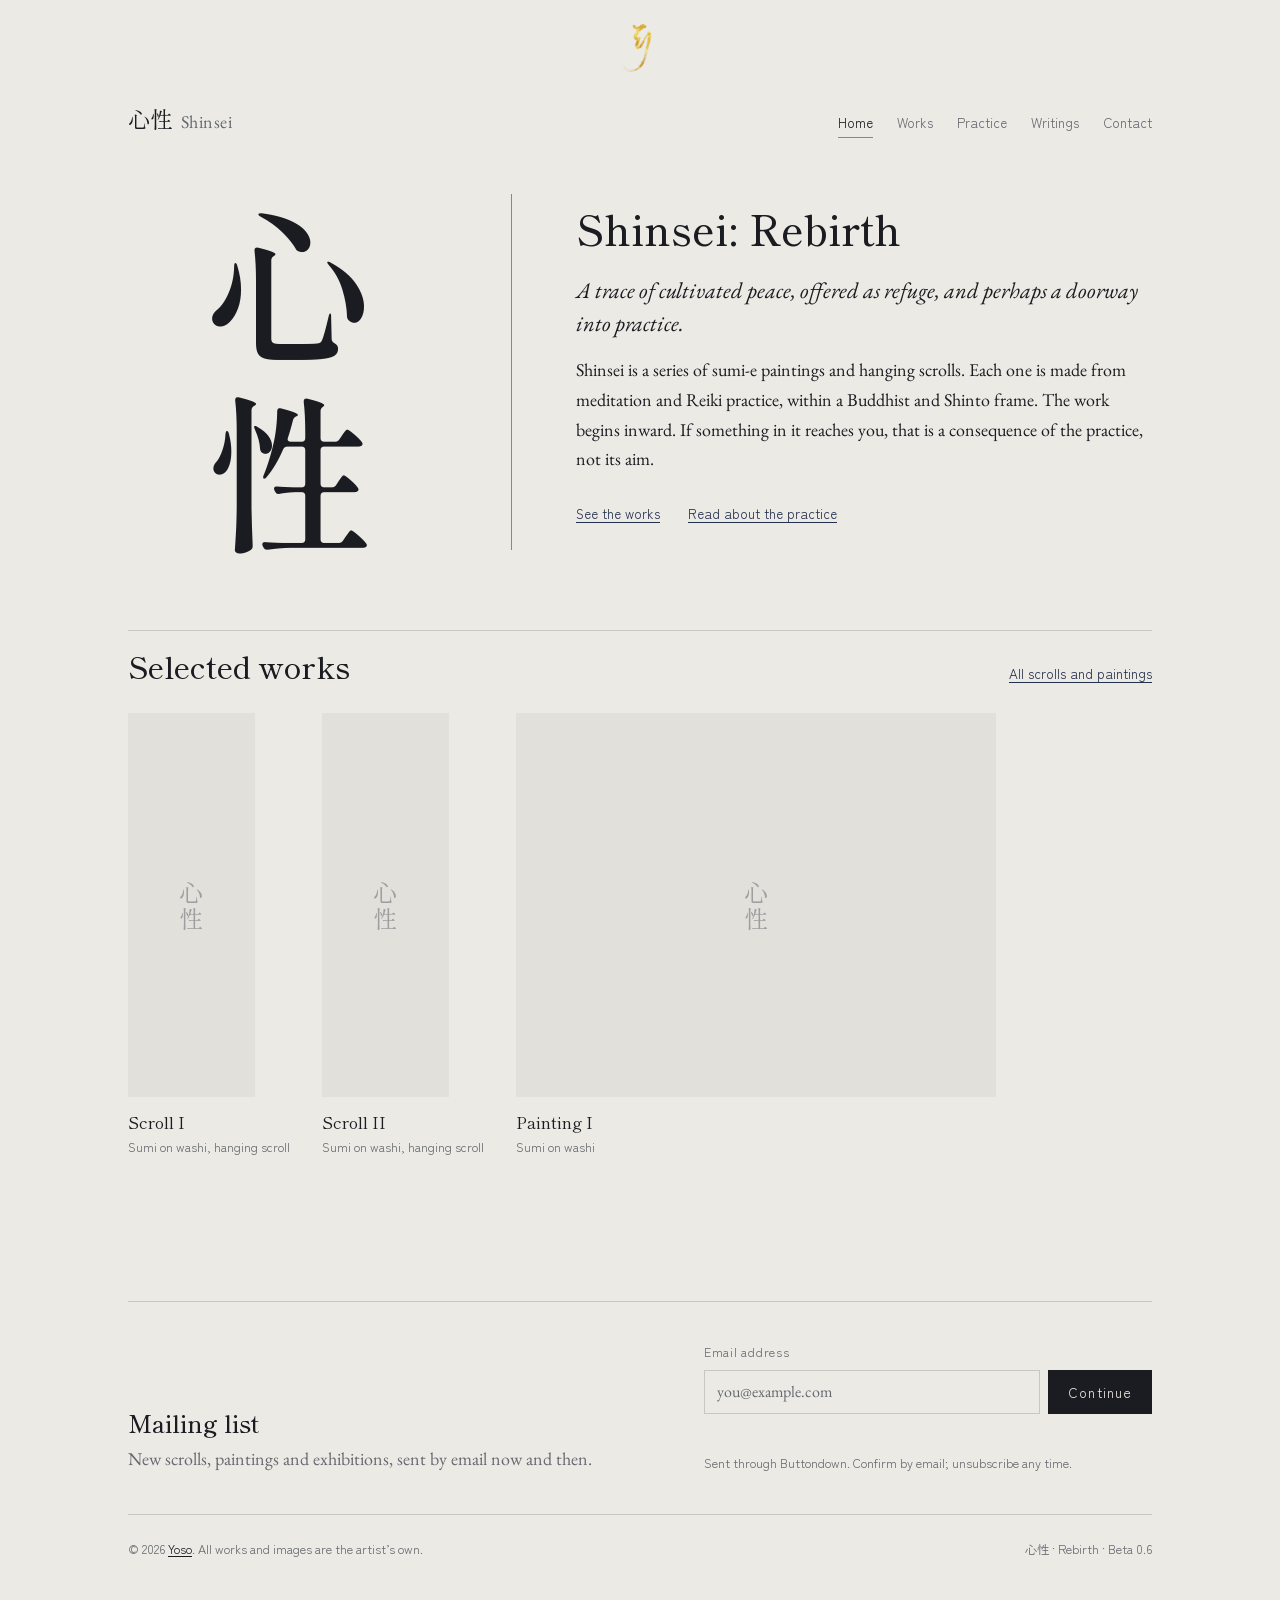
<file: index.html>
<!doctype html>
<html lang="en">
<head>
<meta charset="utf-8">
<meta name="viewport" content="width=device-width, initial-scale=1, viewport-fit=cover">
<title>Shinsei 心性</title>
<meta name="claude:viewport-fit-sides" content="cover">
<meta name="description" content="Shinsei 心性: sumi-e paintings and hanging scrolls by Yoso, made as a trace of meditation practice.">
<meta property="og:title" content="Shinsei 心性">
<meta property="og:description" content="Shinsei 心性: sumi-e paintings and hanging scrolls by Yoso, made as a trace of meditation practice.">
<link rel="icon" href="assets/favicon.svg" type="image/svg+xml">
<link rel="preconnect" href="https://fonts.googleapis.com">
<link rel="preconnect" href="https://fonts.gstatic.com" crossorigin>
<link rel="stylesheet" href="https://fonts.googleapis.com/css2?family=EB+Garamond:ital,wght@0,400;0,500;1,400&family=Shippori+Mincho+B1:wght@500;600&family=Zen+Kaku+Gothic+New:wght@400&display=swap">
<link rel="stylesheet" href="assets/site.css">
</head>
<body>
<div class="page">
<a class="family-mark" href="https://hub.yoso.one"><img src="images/yoso-mark.png" alt="Yoso" width="48" height="48"></a>
<header class="site-header">
  <a class="mark" href="index.html">心性<span>Shinsei</span></a>
  <nav class="site-nav" aria-label="Main">
<a href="index.html" aria-current="page">Home</a>
<a href="works.html">Works</a>
<a href="practice.html">Practice</a>
<a href="writings.html">Writings</a>
<a href="contact.html">Contact</a>
  </nav>
</header>
<main>

<section class="hero" aria-labelledby="hero-title">
  <p class="hero-kanji" lang="ja" aria-label="心性"><span aria-hidden="true">心</span><span aria-hidden="true">性</span></p>
  <span class="kindei" aria-hidden="true"></span>
  <div class="hero-text">
    <h1 id="hero-title">Shinsei: Rebirth</h1>
    <p class="essence">A trace of cultivated peace, offered as refuge, and perhaps a doorway into practice.</p>
    <p>Shinsei is a series of sumi-e paintings and hanging scrolls. Each one is made from meditation and Reiki practice, within a Buddhist and Shinto frame. The work begins inward. If something in it reaches you, that is a consequence of the practice, not its aim.</p>
    <div class="hero-links">
      <a href="works.html">See the works</a>
      <a href="practice.html">Read about the practice</a>
    </div>
  </div>
</section>

<section class="section" aria-labelledby="selected">
  <div class="section-head">
    <h2 id="selected">Selected works</h2>
    <p><a href="works.html">All scrolls and paintings</a></p>
  </div>
  <div class="works-row" data-works="home"></div>
</section>

</main>
<!-- Mailing list: one Buttondown list for all Yoso sites; readers choose their newsletters, each one a tag. -->
<section class="mailing-list" aria-labelledby="list-h">
  <div>
    <h2 id="list-h">Mailing list</h2>
    <p>New scrolls, paintings and exhibitions, sent by email now and then.</p>
  </div>
  <form action="https://buttondown.com/api/emails/embed-subscribe/yoso" method="post" target="_blank">
    <label for="list-email">Email address</label>
    <div class="list-row">
      <input id="list-email" name="email" type="email" autocomplete="email" placeholder="you@example.com" required>
      <button type="submit">Subscribe</button>
    </div>
    <!-- Newsletter choice: each ticked box becomes a Buttondown tag. Shown after the email step by assets/list-choice.js. -->
    <fieldset class="list-choice" data-list-choice>
      <legend>Which newsletters would you like?</legend>
      <label class="lc-box"><input type="checkbox" name="tag" value="one"><span><span class="lc-name">One</span><span class="lc-desc">Notes, essays and research from one.yoso.one</span></span></label>
      <label class="lc-box"><input type="checkbox" name="tag" value="yosokuro"><span><span class="lc-name">Yosokuro</span><span class="lc-desc">Black-and-white photographs of Japan</span></span></label>
      <label class="lc-box"><input type="checkbox" name="tag" value="shinsei" checked><span><span class="lc-name">Shinsei</span><span class="lc-desc">New paintings, scrolls and exhibitions</span></span></label>
      <label class="lc-box"><input type="checkbox" name="tag" value="river"><span><span class="lc-name">River</span><span class="lc-desc">New short texts</span></span></label>
      <label class="lc-box"><input type="checkbox" name="tag" value="on"><span><span class="lc-name">On</span><span class="lc-desc">Each numbered issue of the magazine</span></span></label>
    </fieldset>
    <input type="hidden" name="embed" value="1">
    <p class="list-note">Sent through Buttondown. Confirm by email; unsubscribe any time.</p>
  </form>
</section>
<footer class="site-footer">
  <p>&copy; 2026 <a class="hub-link" href="https://hub.yoso.one">Yoso</a>. All works and images are the artist&rsquo;s own.</p>
  <p>心性 &middot; Rebirth &middot; <span class="version" data-version>Beta 0.6</span></p>
</footer>
</div>
<dialog class="viewer" id="viewer" aria-label="Work viewer">
  <div class="viewer-inner">
    <button type="button" class="viewer-close">Close</button>
    <div class="viewer-stage"></div>
    <div class="viewer-caption">
      <span class="work-title"></span>
      <p class="viewer-meta"></p>
      <p class="viewer-note" hidden></p>
    </div>
  </div>
</dialog>
<script src="assets/works.js"></script>
<script src="assets/gallery.js"></script>
<script src="assets/list-choice.js" defer></script>
<script src="assets/stats.js" defer></script>
</body>
</html>
</file>
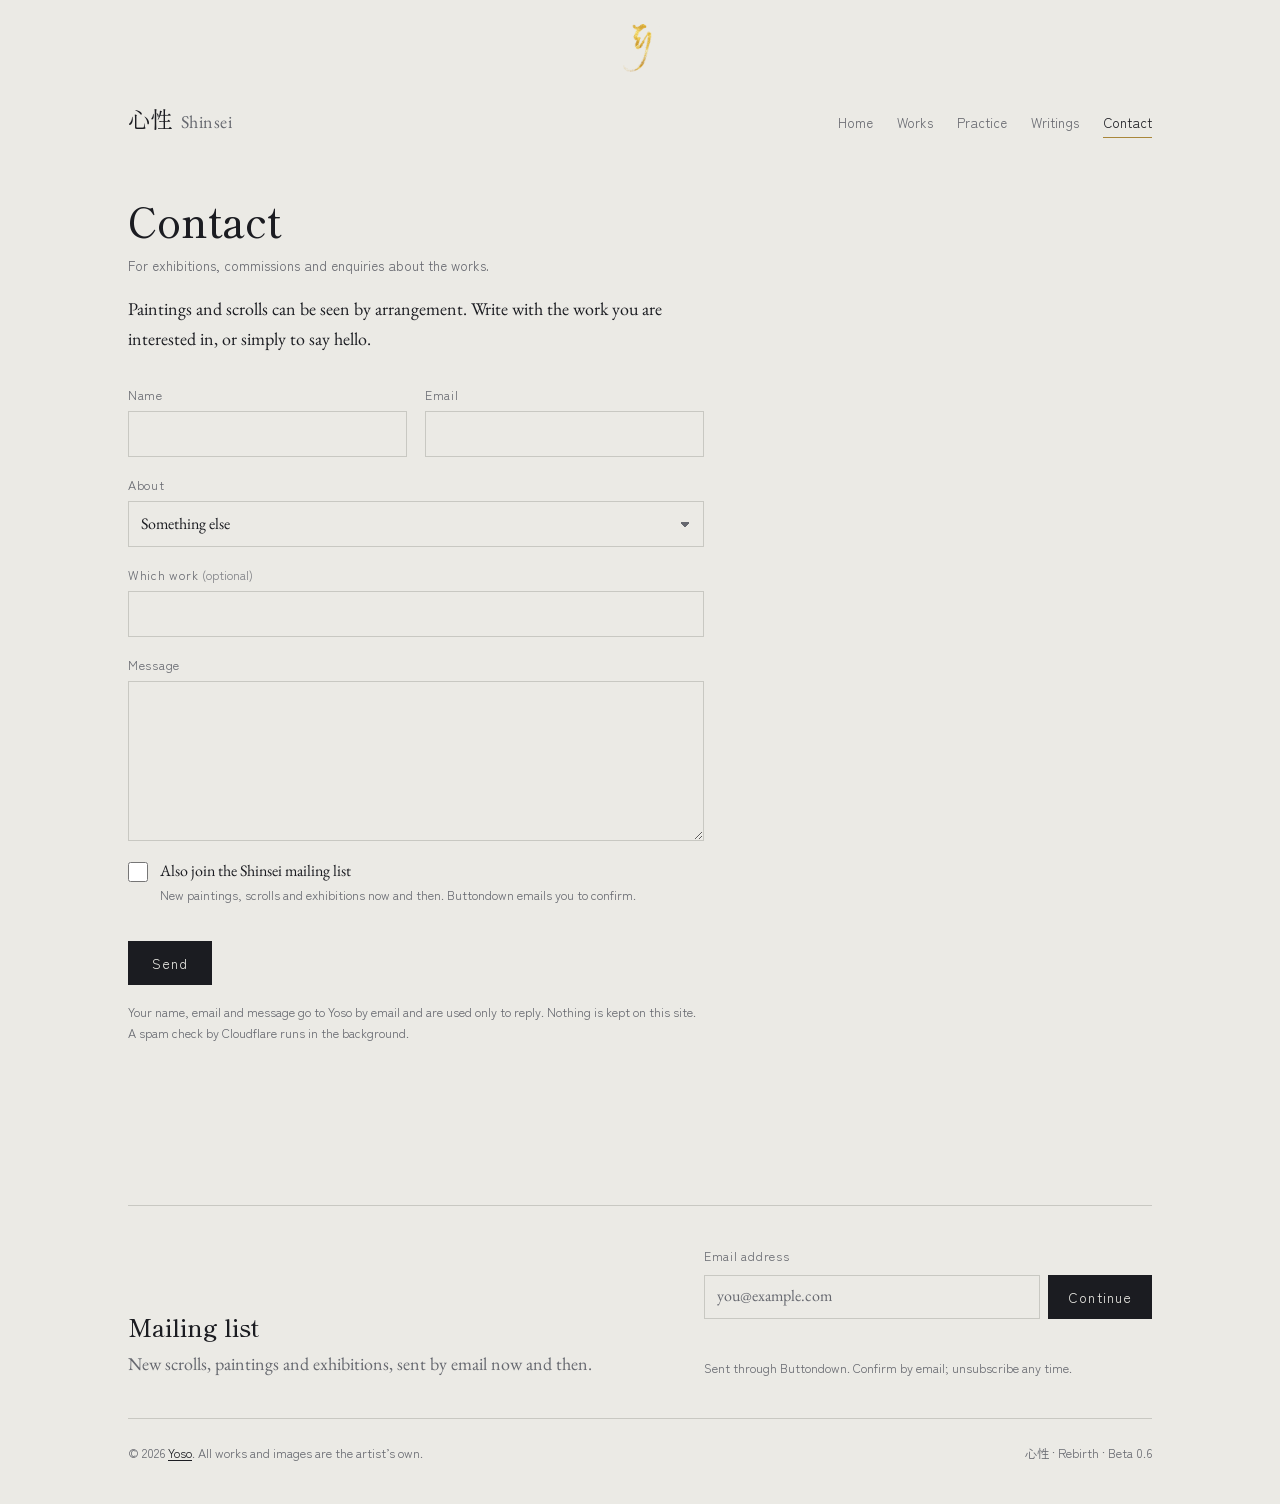
<file: contact.html>
<!doctype html>
<html lang="en">
<head>
<meta charset="utf-8">
<meta name="viewport" content="width=device-width, initial-scale=1, viewport-fit=cover">
<title>Contact · Shinsei 心性</title>
<meta name="claude:viewport-fit-sides" content="cover">
<meta name="description" content="Shinsei 心性: sumi-e paintings and hanging scrolls by Yoso, made as a trace of meditation practice.">
<meta property="og:title" content="Contact · Shinsei 心性">
<meta property="og:description" content="Shinsei 心性: sumi-e paintings and hanging scrolls by Yoso, made as a trace of meditation practice.">
<link rel="icon" href="assets/favicon.svg" type="image/svg+xml">
<link rel="preconnect" href="https://fonts.googleapis.com">
<link rel="preconnect" href="https://fonts.gstatic.com" crossorigin>
<link rel="stylesheet" href="https://fonts.googleapis.com/css2?family=EB+Garamond:ital,wght@0,400;0,500;1,400&family=Shippori+Mincho+B1:wght@500;600&family=Zen+Kaku+Gothic+New:wght@400&display=swap">
<link rel="stylesheet" href="assets/site.css">
</head>
<body>
<div class="page">
<a class="family-mark" href="https://hub.yoso.one"><img src="images/yoso-mark.png" alt="Yoso" width="48" height="48"></a>
<header class="site-header">
  <a class="mark" href="index.html">心性<span>Shinsei</span></a>
  <nav class="site-nav" aria-label="Main">
<a href="index.html">Home</a>
<a href="works.html">Works</a>
<a href="practice.html">Practice</a>
<a href="writings.html">Writings</a>
<a href="contact.html" aria-current="page">Contact</a>
  </nav>
</header>
<main>

<article class="prose">
  <h1 class="page-title">Contact</h1>
  <p class="page-sub">For exhibitions, commissions and enquiries about the works.</p>
  <p>Paintings and scrolls can be seen by arrangement. Write with the work you are interested in, or simply to say hello.</p>
  <!-- Contact form: posts to the Yoso forms Worker on Cloudflare (forms.yoso.one, code in the yosokuro repo's worker/), which emails Yoso. -->
  <form class="contact-form" id="cf" action="https://forms.yoso.one/contact" method="post" novalidate>
    <div class="cf-pair">
      <div><label for="cfName">Name</label><input id="cfName" name="name" autocomplete="name" maxlength="120" required></div>
      <div><label for="cfEmail">Email</label><input id="cfEmail" name="email" type="email" autocomplete="email" maxlength="254" required></div>
    </div>
    <div><label for="cfTopic">About</label>
      <select id="cfTopic" name="topic">
        <option value="work">A painting or scroll</option>
        <option value="commission">A commission</option>
        <option value="exhibition">An exhibition</option>
        <option value="general" selected>Something else</option>
      </select></div>
    <div><label for="cfWork">Which work <span class="cf-opt">(optional)</span></label><input id="cfWork" name="work" maxlength="160"></div>
    <div class="cf-hp" aria-hidden="true"><label for="cfWebsite">Leave this empty</label><input id="cfWebsite" name="website" tabindex="-1" autocomplete="off"></div>
    <div><label for="cfMessage">Message</label><textarea id="cfMessage" name="message" maxlength="5000" required></textarea></div>
    <label class="cf-join" for="cfJoin"><input type="checkbox" id="cfJoin" name="subscribe" value="shinsei"><span>Also join the Shinsei mailing list<small>New paintings, scrolls and exhibitions now and then. Buttondown emails you to confirm.</small></span></label>
    <!-- Turnstile: Cloudflare's spam check (widget 'Yoso forms'); shows only if a visitor needs to prove they are human. -->
    <div class="cf-turnstile" id="cfTs" data-sitekey="0x4AAAAAAFeWKK51BEJbKJSu" data-appearance="interaction-only"></div>
    <div class="cf-send"><button type="submit" id="cfSend">Send</button><span id="cfMsg" role="status" aria-live="polite"></span></div>
    <p class="cf-note">Your name, email and message go to Yoso by email and are used only to reply. Nothing is kept on this site. A spam check by Cloudflare runs in the background.</p>
    <noscript><p class="cf-note">This form needs JavaScript to send.</p></noscript>
  </form>
</article>

</main>
<!-- Mailing list: one Buttondown list for all Yoso sites; readers choose their newsletters, each one a tag. -->
<section class="mailing-list" aria-labelledby="list-h">
  <div>
    <h2 id="list-h">Mailing list</h2>
    <p>New scrolls, paintings and exhibitions, sent by email now and then.</p>
  </div>
  <form action="https://buttondown.com/api/emails/embed-subscribe/yoso" method="post" target="_blank">
    <label for="list-email">Email address</label>
    <div class="list-row">
      <input id="list-email" name="email" type="email" autocomplete="email" placeholder="you@example.com" required>
      <button type="submit">Subscribe</button>
    </div>
    <!-- Newsletter choice: each ticked box becomes a Buttondown tag. Shown after the email step by assets/list-choice.js. -->
    <fieldset class="list-choice" data-list-choice>
      <legend>Which newsletters would you like?</legend>
      <label class="lc-box"><input type="checkbox" name="tag" value="one"><span><span class="lc-name">One</span><span class="lc-desc">Notes, essays and research from one.yoso.one</span></span></label>
      <label class="lc-box"><input type="checkbox" name="tag" value="yosokuro"><span><span class="lc-name">Yosokuro</span><span class="lc-desc">Black-and-white photographs of Japan</span></span></label>
      <label class="lc-box"><input type="checkbox" name="tag" value="shinsei" checked><span><span class="lc-name">Shinsei</span><span class="lc-desc">New paintings, scrolls and exhibitions</span></span></label>
      <label class="lc-box"><input type="checkbox" name="tag" value="river"><span><span class="lc-name">River</span><span class="lc-desc">New short texts</span></span></label>
      <label class="lc-box"><input type="checkbox" name="tag" value="on"><span><span class="lc-name">On</span><span class="lc-desc">Each numbered issue of the magazine</span></span></label>
    </fieldset>
    <input type="hidden" name="embed" value="1">
    <p class="list-note">Sent through Buttondown. Confirm by email; unsubscribe any time.</p>
  </form>
</section>
<footer class="site-footer">
  <p>&copy; 2026 <a class="hub-link" href="https://hub.yoso.one">Yoso</a>. All works and images are the artist&rsquo;s own.</p>
  <p>心性 &middot; Rebirth &middot; <span class="version" data-version>Beta 0.6</span></p>
</footer>
</div>

<script src="assets/list-choice.js" defer></script>
<script src="assets/contact.js" defer></script>
<script src="https://challenges.cloudflare.com/turnstile/v0/api.js" async defer></script>
<script src="assets/stats.js" defer></script>
</body>
</html>
</file>
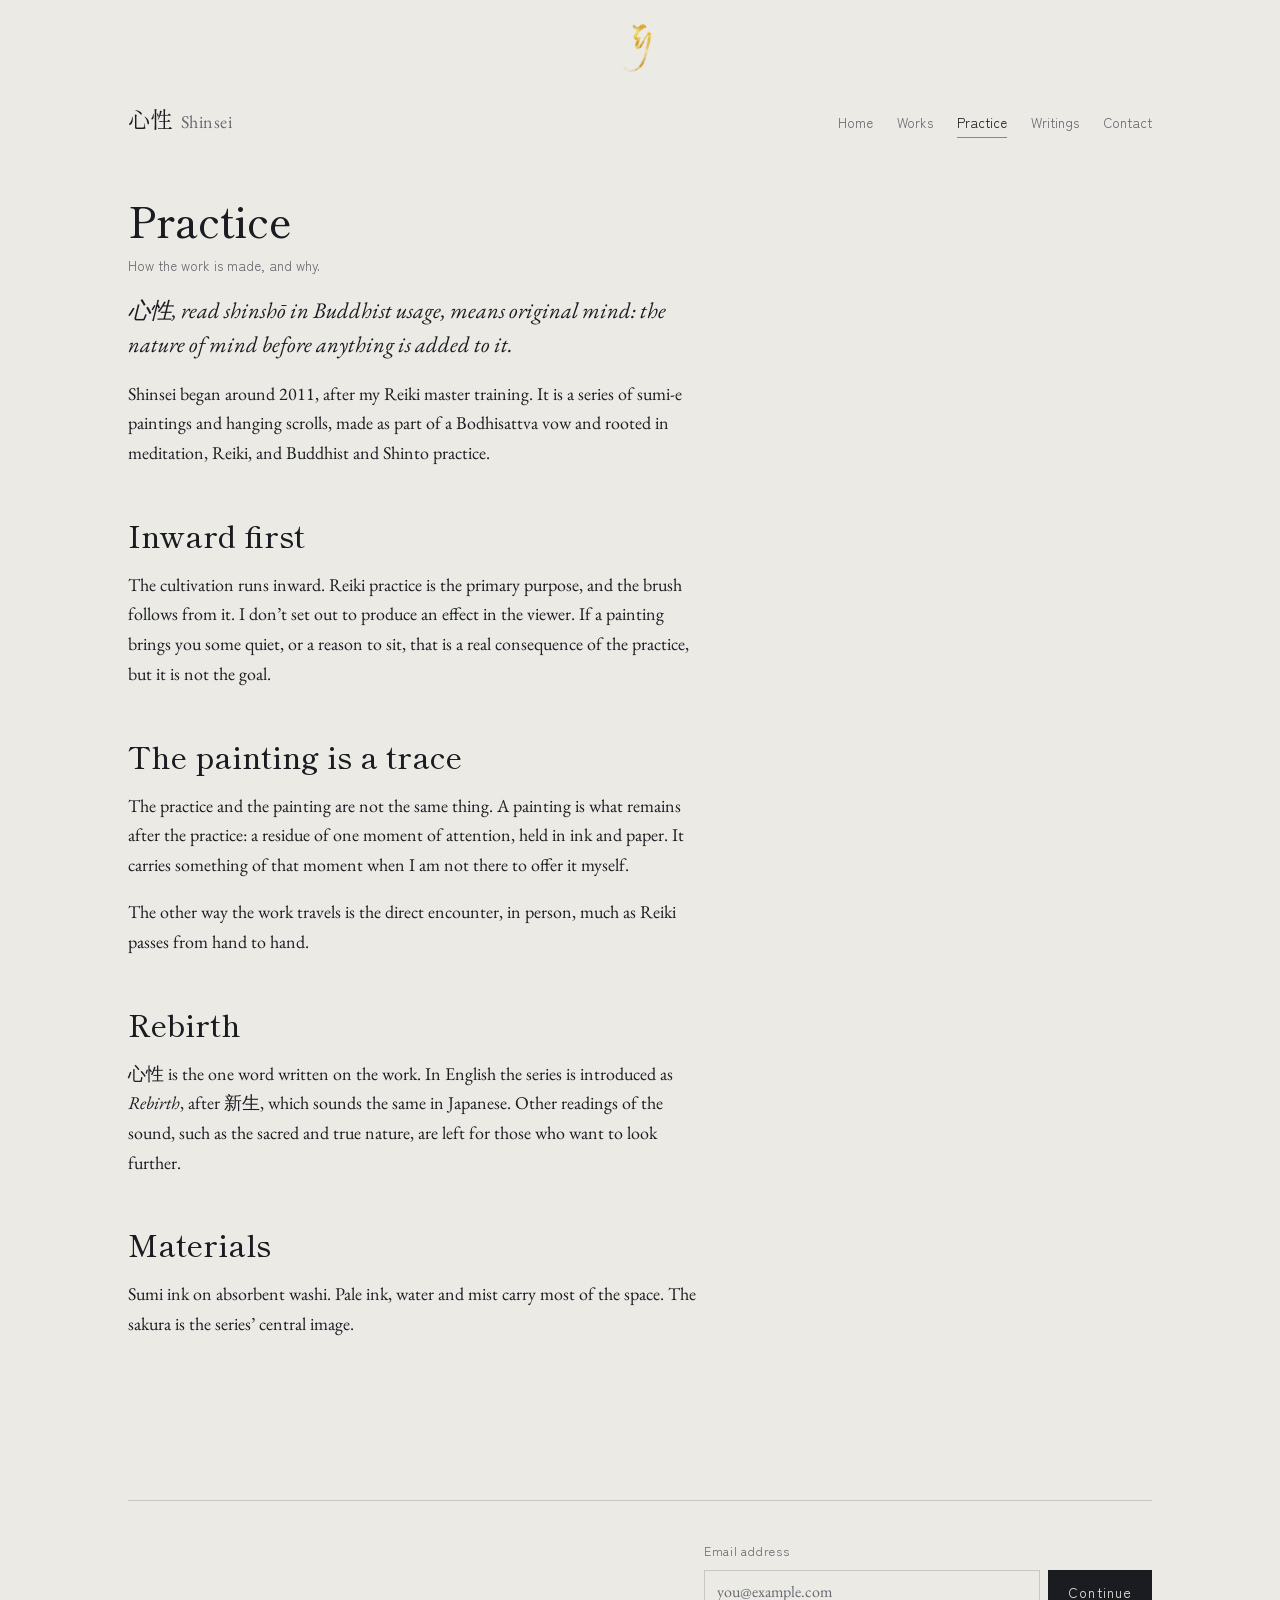
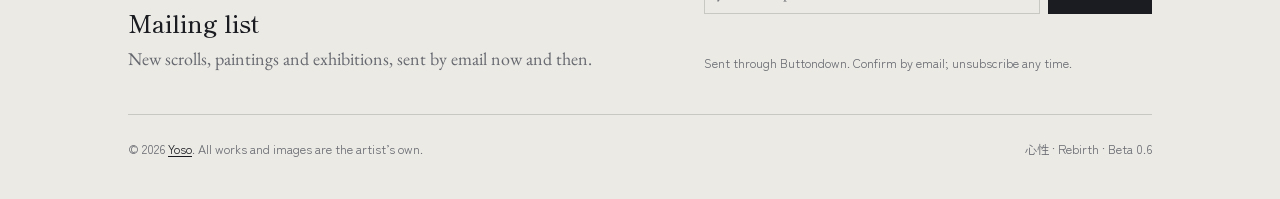
<file: practice.html>
<!doctype html>
<html lang="en">
<head>
<meta charset="utf-8">
<meta name="viewport" content="width=device-width, initial-scale=1, viewport-fit=cover">
<title>Practice · Shinsei 心性</title>
<meta name="claude:viewport-fit-sides" content="cover">
<meta name="description" content="Shinsei 心性: sumi-e paintings and hanging scrolls by Yoso, made as a trace of meditation practice.">
<meta property="og:title" content="Practice · Shinsei 心性">
<meta property="og:description" content="Shinsei 心性: sumi-e paintings and hanging scrolls by Yoso, made as a trace of meditation practice.">
<link rel="icon" href="assets/favicon.svg" type="image/svg+xml">
<link rel="preconnect" href="https://fonts.googleapis.com">
<link rel="preconnect" href="https://fonts.gstatic.com" crossorigin>
<link rel="stylesheet" href="https://fonts.googleapis.com/css2?family=EB+Garamond:ital,wght@0,400;0,500;1,400&family=Shippori+Mincho+B1:wght@500;600&family=Zen+Kaku+Gothic+New:wght@400&display=swap">
<link rel="stylesheet" href="assets/site.css">
</head>
<body>
<div class="page">
<a class="family-mark" href="https://hub.yoso.one"><img src="images/yoso-mark.png" alt="Yoso" width="48" height="48"></a>
<header class="site-header">
  <a class="mark" href="index.html">心性<span>Shinsei</span></a>
  <nav class="site-nav" aria-label="Main">
<a href="index.html">Home</a>
<a href="works.html">Works</a>
<a href="practice.html" aria-current="page">Practice</a>
<a href="writings.html">Writings</a>
<a href="contact.html">Contact</a>
  </nav>
</header>
<main>

<article class="prose">
  <h1 class="page-title">Practice</h1>
  <p class="page-sub">How the work is made, and why.</p>

  <p class="lede">心性, read <i>shinshō</i> in Buddhist usage, means original mind: the nature of mind before anything is added to it.</p>

  <p>Shinsei began around 2011, after my Reiki master training. It is a series of sumi-e paintings and hanging scrolls, made as part of a Bodhisattva vow and rooted in meditation, Reiki, and Buddhist and Shinto practice.</p>

  <h2>Inward first</h2>
  <p>The cultivation runs inward. Reiki practice is the primary purpose, and the brush follows from it. I don&rsquo;t set out to produce an effect in the viewer. If a painting brings you some quiet, or a reason to sit, that is a real consequence of the practice, but it is not the goal.</p>

  <h2>The painting is a trace</h2>
  <p>The practice and the painting are not the same thing. A painting is what remains after the practice: a residue of one moment of attention, held in ink and paper. It carries something of that moment when I am not there to offer it myself.</p>
  <p>The other way the work travels is the direct encounter, in person, much as Reiki passes from hand to hand.</p>

  <h2>Rebirth</h2>
  <p>心性 is the one word written on the work. In English the series is introduced as <i>Rebirth</i>, after 新生, which sounds the same in Japanese. Other readings of the sound, such as the sacred and true nature, are left for those who want to look further.</p>

  <h2>Materials</h2>
  <p>Sumi ink on absorbent washi. Pale ink, water and mist carry most of the space. The sakura is the series&rsquo; central image.</p>
</article>

</main>
<!-- Mailing list: one Buttondown list for all Yoso sites; readers choose their newsletters, each one a tag. -->
<section class="mailing-list" aria-labelledby="list-h">
  <div>
    <h2 id="list-h">Mailing list</h2>
    <p>New scrolls, paintings and exhibitions, sent by email now and then.</p>
  </div>
  <form action="https://buttondown.com/api/emails/embed-subscribe/yoso" method="post" target="_blank">
    <label for="list-email">Email address</label>
    <div class="list-row">
      <input id="list-email" name="email" type="email" autocomplete="email" placeholder="you@example.com" required>
      <button type="submit">Subscribe</button>
    </div>
    <!-- Newsletter choice: each ticked box becomes a Buttondown tag. Shown after the email step by assets/list-choice.js. -->
    <fieldset class="list-choice" data-list-choice>
      <legend>Which newsletters would you like?</legend>
      <label class="lc-box"><input type="checkbox" name="tag" value="one"><span><span class="lc-name">One</span><span class="lc-desc">Notes, essays and research from one.yoso.one</span></span></label>
      <label class="lc-box"><input type="checkbox" name="tag" value="yosokuro"><span><span class="lc-name">Yosokuro</span><span class="lc-desc">Black-and-white photographs of Japan</span></span></label>
      <label class="lc-box"><input type="checkbox" name="tag" value="shinsei" checked><span><span class="lc-name">Shinsei</span><span class="lc-desc">New paintings, scrolls and exhibitions</span></span></label>
      <label class="lc-box"><input type="checkbox" name="tag" value="river"><span><span class="lc-name">River</span><span class="lc-desc">New short texts</span></span></label>
      <label class="lc-box"><input type="checkbox" name="tag" value="on"><span><span class="lc-name">On</span><span class="lc-desc">Each numbered issue of the magazine</span></span></label>
    </fieldset>
    <input type="hidden" name="embed" value="1">
    <p class="list-note">Sent through Buttondown. Confirm by email; unsubscribe any time.</p>
  </form>
</section>
<footer class="site-footer">
  <p>&copy; 2026 <a class="hub-link" href="https://hub.yoso.one">Yoso</a>. All works and images are the artist&rsquo;s own.</p>
  <p>心性 &middot; Rebirth &middot; <span class="version" data-version>Beta 0.6</span></p>
</footer>
</div>

<script src="assets/list-choice.js" defer></script>
<script src="assets/stats.js" defer></script>
</body>
</html>
</file>
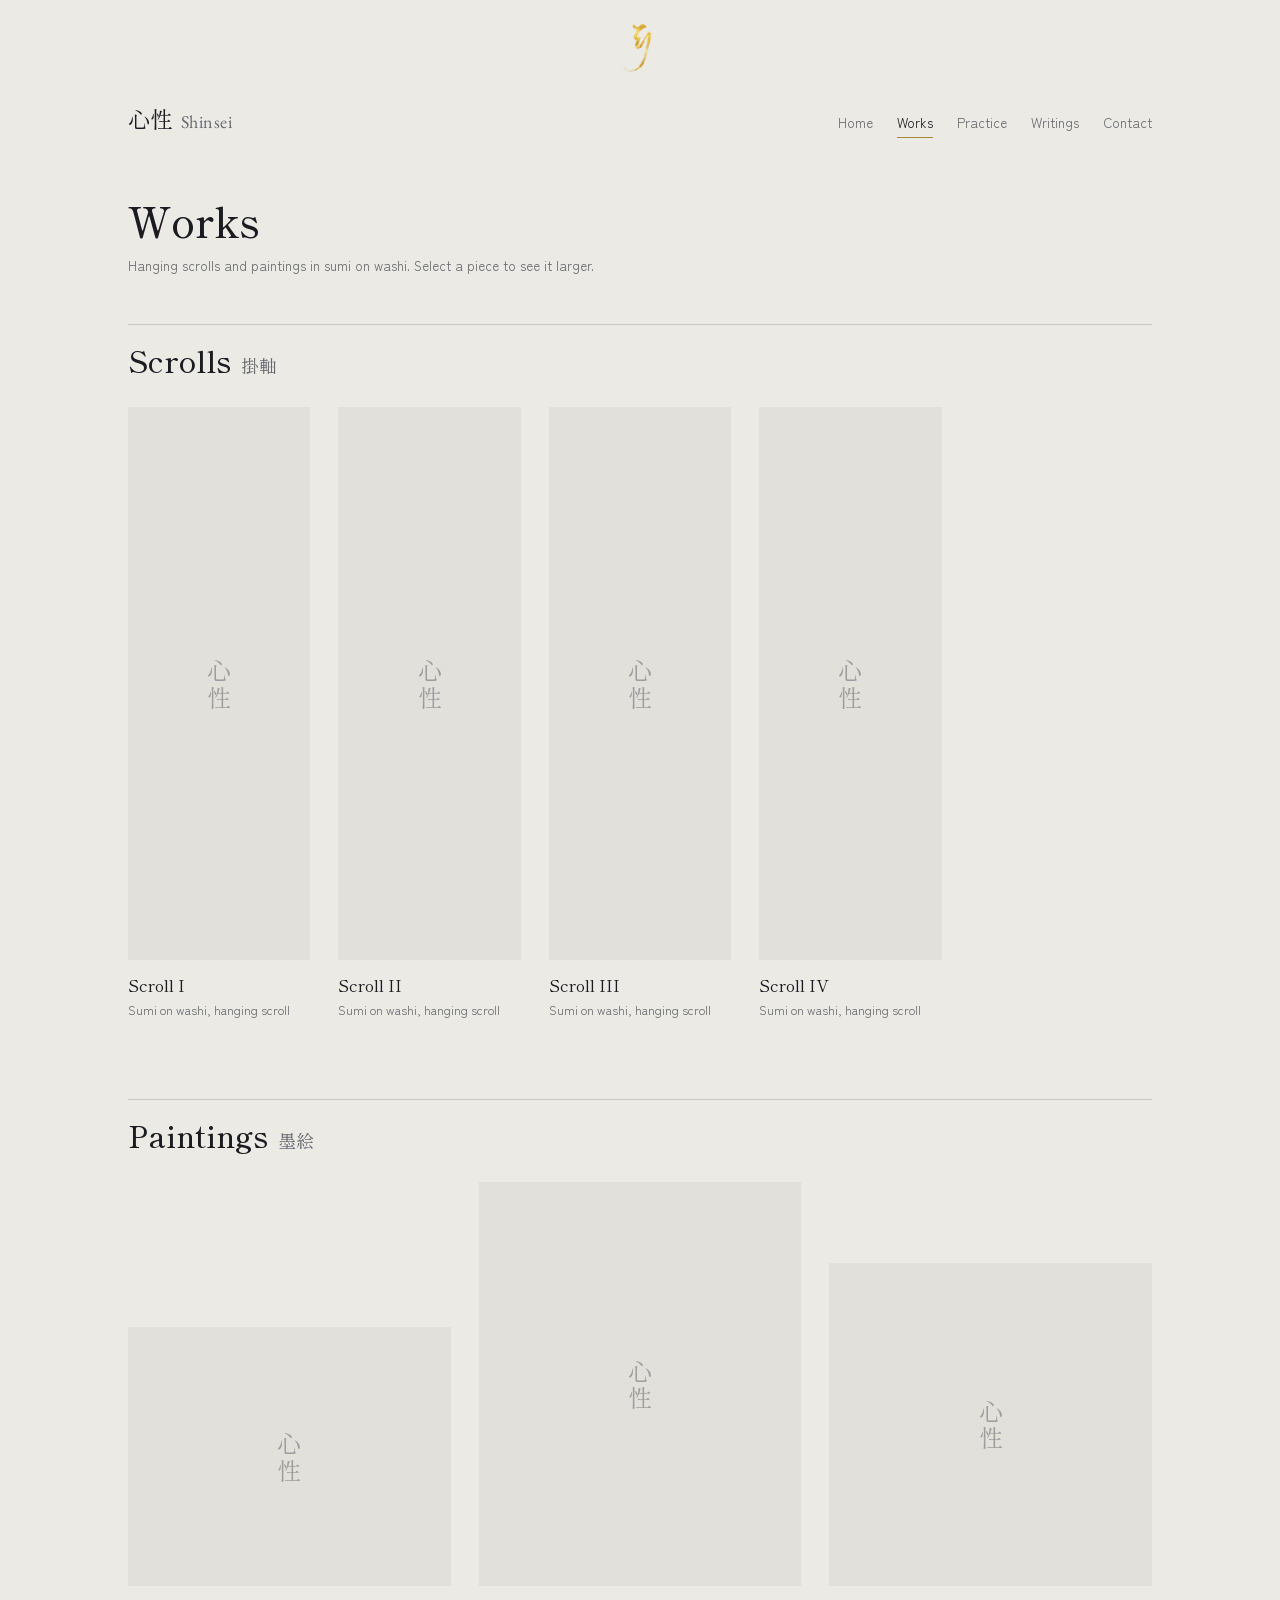
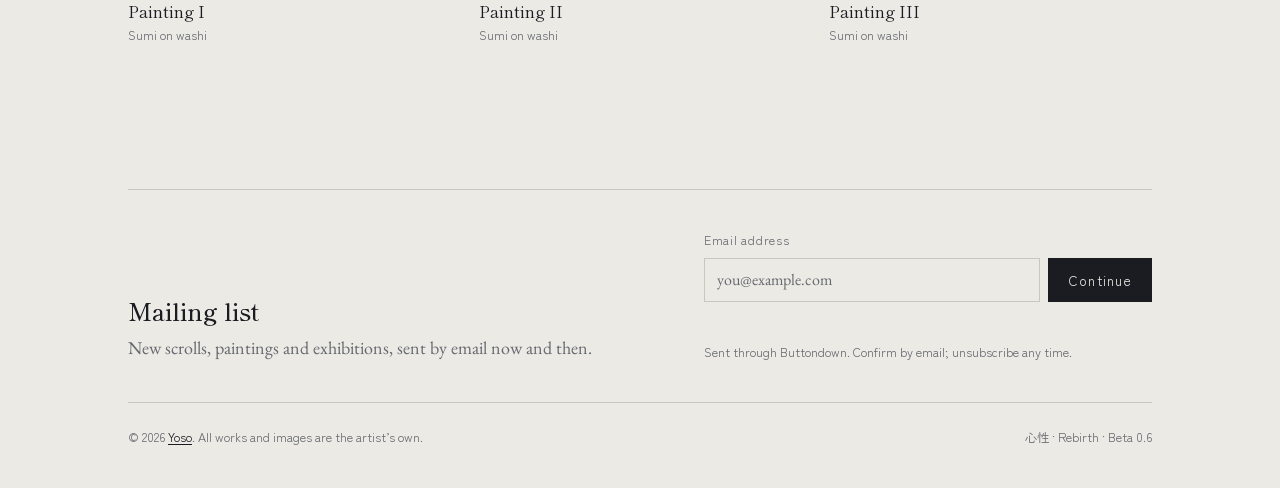
<file: works.html>
<!doctype html>
<html lang="en">
<head>
<meta charset="utf-8">
<meta name="viewport" content="width=device-width, initial-scale=1, viewport-fit=cover">
<title>Works · Shinsei 心性</title>
<meta name="claude:viewport-fit-sides" content="cover">
<meta name="description" content="Shinsei 心性: sumi-e paintings and hanging scrolls by Yoso, made as a trace of meditation practice.">
<meta property="og:title" content="Works · Shinsei 心性">
<meta property="og:description" content="Shinsei 心性: sumi-e paintings and hanging scrolls by Yoso, made as a trace of meditation practice.">
<link rel="icon" href="assets/favicon.svg" type="image/svg+xml">
<link rel="preconnect" href="https://fonts.googleapis.com">
<link rel="preconnect" href="https://fonts.gstatic.com" crossorigin>
<link rel="stylesheet" href="https://fonts.googleapis.com/css2?family=EB+Garamond:ital,wght@0,400;0,500;1,400&family=Shippori+Mincho+B1:wght@500;600&family=Zen+Kaku+Gothic+New:wght@400&display=swap">
<link rel="stylesheet" href="assets/site.css">
</head>
<body>
<div class="page">
<a class="family-mark" href="https://hub.yoso.one"><img src="images/yoso-mark.png" alt="Yoso" width="48" height="48"></a>
<header class="site-header">
  <a class="mark" href="index.html">心性<span>Shinsei</span></a>
  <nav class="site-nav" aria-label="Main">
<a href="index.html">Home</a>
<a href="works.html" aria-current="page">Works</a>
<a href="practice.html">Practice</a>
<a href="writings.html">Writings</a>
<a href="contact.html">Contact</a>
  </nav>
</header>
<main>

<h1 class="page-title">Works</h1>
<p class="page-sub">Hanging scrolls and paintings in sumi on washi. Select a piece to see it larger.</p>

<section class="section" aria-labelledby="scrolls" style="margin-top:2rem">
  <div class="section-head">
    <h2 id="scrolls">Scrolls<span class="ja" lang="ja">掛軸</span></h2>
  </div>
  <div class="works works--scrolls" data-works="scroll"></div>
</section>

<section class="section" aria-labelledby="paintings">
  <div class="section-head">
    <h2 id="paintings">Paintings<span class="ja" lang="ja">墨絵</span></h2>
  </div>
  <div class="works works--paintings" data-works="painting"></div>
</section>

</main>
<!-- Mailing list: one Buttondown list for all Yoso sites; readers choose their newsletters, each one a tag. -->
<section class="mailing-list" aria-labelledby="list-h">
  <div>
    <h2 id="list-h">Mailing list</h2>
    <p>New scrolls, paintings and exhibitions, sent by email now and then.</p>
  </div>
  <form action="https://buttondown.com/api/emails/embed-subscribe/yoso" method="post" target="_blank">
    <label for="list-email">Email address</label>
    <div class="list-row">
      <input id="list-email" name="email" type="email" autocomplete="email" placeholder="you@example.com" required>
      <button type="submit">Subscribe</button>
    </div>
    <!-- Newsletter choice: each ticked box becomes a Buttondown tag. Shown after the email step by assets/list-choice.js. -->
    <fieldset class="list-choice" data-list-choice>
      <legend>Which newsletters would you like?</legend>
      <label class="lc-box"><input type="checkbox" name="tag" value="one"><span><span class="lc-name">One</span><span class="lc-desc">Notes, essays and research from one.yoso.one</span></span></label>
      <label class="lc-box"><input type="checkbox" name="tag" value="yosokuro"><span><span class="lc-name">Yosokuro</span><span class="lc-desc">Black-and-white photographs of Japan</span></span></label>
      <label class="lc-box"><input type="checkbox" name="tag" value="shinsei" checked><span><span class="lc-name">Shinsei</span><span class="lc-desc">New paintings, scrolls and exhibitions</span></span></label>
      <label class="lc-box"><input type="checkbox" name="tag" value="river"><span><span class="lc-name">River</span><span class="lc-desc">New short texts</span></span></label>
      <label class="lc-box"><input type="checkbox" name="tag" value="on"><span><span class="lc-name">On</span><span class="lc-desc">Each numbered issue of the magazine</span></span></label>
    </fieldset>
    <input type="hidden" name="embed" value="1">
    <p class="list-note">Sent through Buttondown. Confirm by email; unsubscribe any time.</p>
  </form>
</section>
<footer class="site-footer">
  <p>&copy; 2026 <a class="hub-link" href="https://hub.yoso.one">Yoso</a>. All works and images are the artist&rsquo;s own.</p>
  <p>心性 &middot; Rebirth &middot; <span class="version" data-version>Beta 0.6</span></p>
</footer>
</div>
<dialog class="viewer" id="viewer" aria-label="Work viewer">
  <div class="viewer-inner">
    <button type="button" class="viewer-close">Close</button>
    <div class="viewer-stage"></div>
    <div class="viewer-caption">
      <span class="work-title"></span>
      <p class="viewer-meta"></p>
      <p class="viewer-note" hidden></p>
    </div>
  </div>
</dialog>
<script src="assets/works.js"></script>
<script src="assets/gallery.js"></script>
<script src="assets/list-choice.js" defer></script>
<script src="assets/stats.js" defer></script>
</body>
</html>
</file>
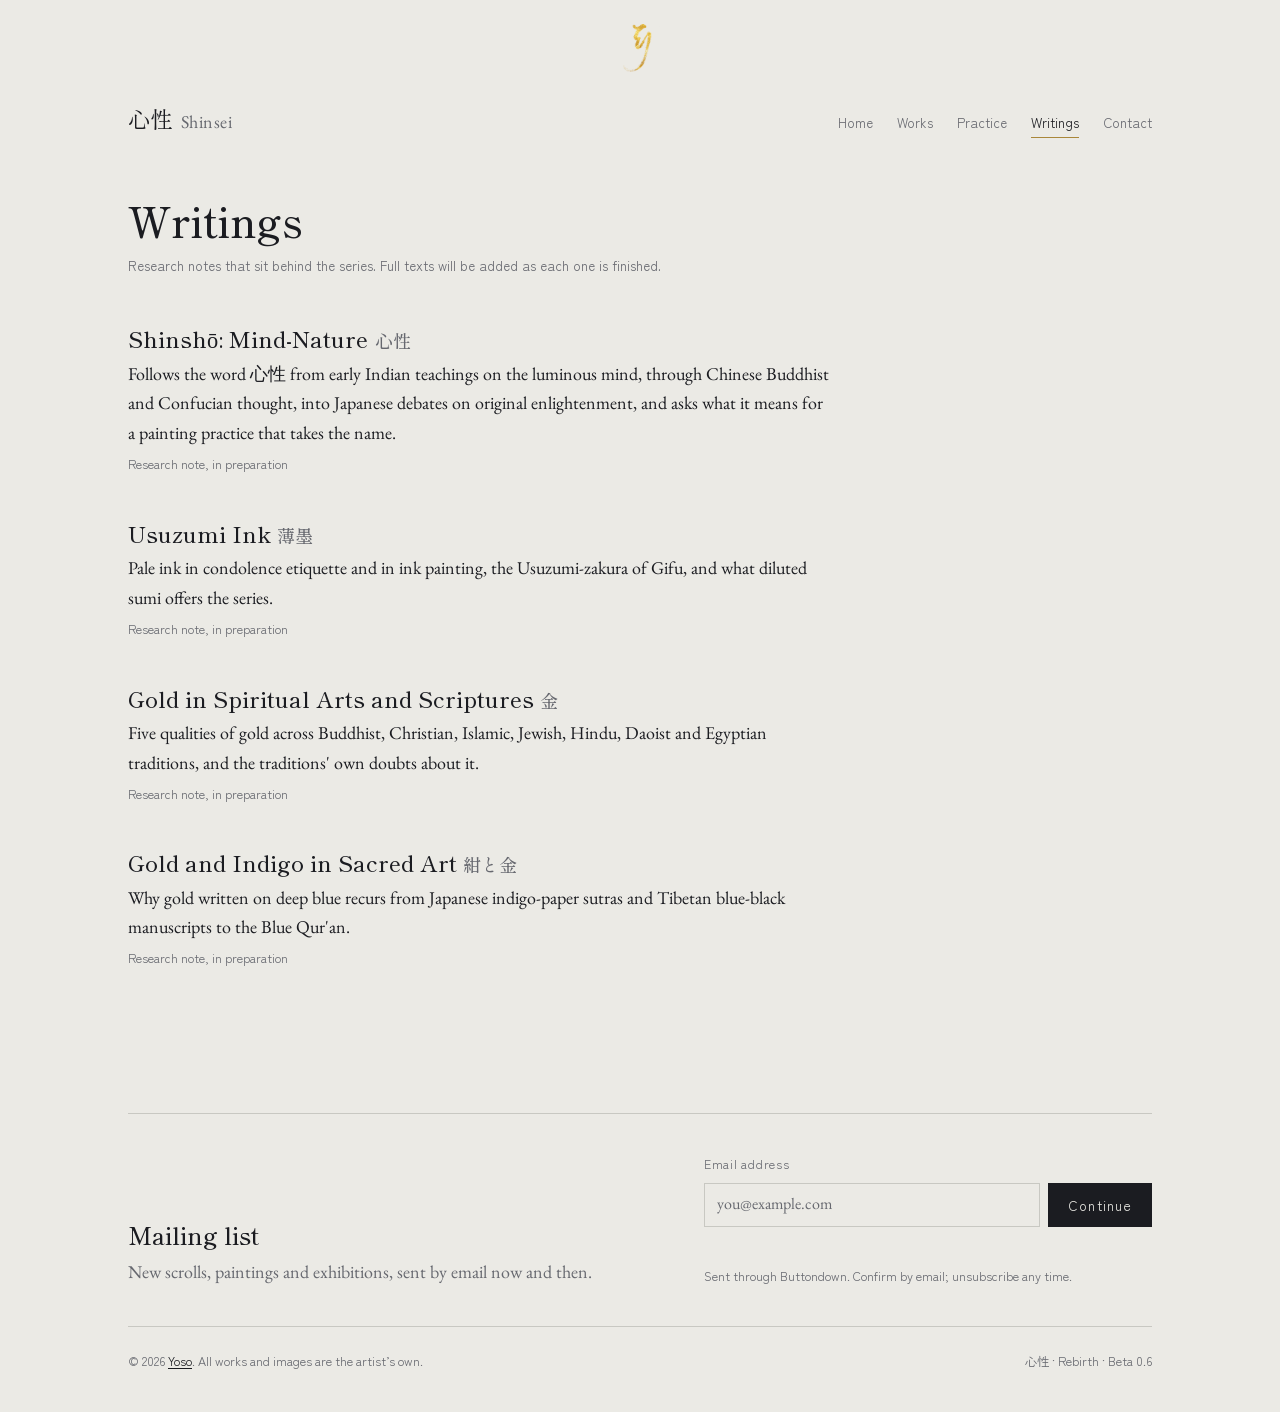
<file: writings.html>
<!doctype html>
<html lang="en">
<head>
<meta charset="utf-8">
<meta name="viewport" content="width=device-width, initial-scale=1, viewport-fit=cover">
<title>Writings · Shinsei 心性</title>
<meta name="claude:viewport-fit-sides" content="cover">
<meta name="description" content="Shinsei 心性: sumi-e paintings and hanging scrolls by Yoso, made as a trace of meditation practice.">
<meta property="og:title" content="Writings · Shinsei 心性">
<meta property="og:description" content="Shinsei 心性: sumi-e paintings and hanging scrolls by Yoso, made as a trace of meditation practice.">
<link rel="icon" href="assets/favicon.svg" type="image/svg+xml">
<link rel="preconnect" href="https://fonts.googleapis.com">
<link rel="preconnect" href="https://fonts.gstatic.com" crossorigin>
<link rel="stylesheet" href="https://fonts.googleapis.com/css2?family=EB+Garamond:ital,wght@0,400;0,500;1,400&family=Shippori+Mincho+B1:wght@500;600&family=Zen+Kaku+Gothic+New:wght@400&display=swap">
<link rel="stylesheet" href="assets/site.css">
</head>
<body>
<div class="page">
<a class="family-mark" href="https://hub.yoso.one"><img src="images/yoso-mark.png" alt="Yoso" width="48" height="48"></a>
<header class="site-header">
  <a class="mark" href="index.html">心性<span>Shinsei</span></a>
  <nav class="site-nav" aria-label="Main">
<a href="index.html">Home</a>
<a href="works.html">Works</a>
<a href="practice.html">Practice</a>
<a href="writings.html" aria-current="page">Writings</a>
<a href="contact.html">Contact</a>
  </nav>
</header>
<main>

<h1 class="page-title">Writings</h1>
<p class="page-sub">Research notes that sit behind the series. Full texts will be added as each one is finished.</p>
<ul class="writings">
  <li>
    <h3>Shinshō: Mind-Nature<span class="ja" lang="ja">心性</span></h3>
    <p>Follows the word 心性 from early Indian teachings on the luminous mind, through Chinese Buddhist and Confucian thought, into Japanese debates on original enlightenment, and asks what it means for a painting practice that takes the name.</p>
    <span class="status">Research note, in preparation</span>
  </li>
  <li>
    <h3>Usuzumi Ink<span class="ja" lang="ja">薄墨</span></h3>
    <p>Pale ink in condolence etiquette and in ink painting, the Usuzumi-zakura of Gifu, and what diluted sumi offers the series.</p>
    <span class="status">Research note, in preparation</span>
  </li>
  <li>
    <h3>Gold in Spiritual Arts and Scriptures<span class="ja" lang="ja">金</span></h3>
    <p>Five qualities of gold across Buddhist, Christian, Islamic, Jewish, Hindu, Daoist and Egyptian traditions, and the traditions' own doubts about it.</p>
    <span class="status">Research note, in preparation</span>
  </li>
  <li>
    <h3>Gold and Indigo in Sacred Art<span class="ja" lang="ja">紺と金</span></h3>
    <p>Why gold written on deep blue recurs from Japanese indigo-paper sutras and Tibetan blue-black manuscripts to the Blue Qur'an.</p>
    <span class="status">Research note, in preparation</span>
  </li>
</ul>

</main>
<!-- Mailing list: one Buttondown list for all Yoso sites; readers choose their newsletters, each one a tag. -->
<section class="mailing-list" aria-labelledby="list-h">
  <div>
    <h2 id="list-h">Mailing list</h2>
    <p>New scrolls, paintings and exhibitions, sent by email now and then.</p>
  </div>
  <form action="https://buttondown.com/api/emails/embed-subscribe/yoso" method="post" target="_blank">
    <label for="list-email">Email address</label>
    <div class="list-row">
      <input id="list-email" name="email" type="email" autocomplete="email" placeholder="you@example.com" required>
      <button type="submit">Subscribe</button>
    </div>
    <!-- Newsletter choice: each ticked box becomes a Buttondown tag. Shown after the email step by assets/list-choice.js. -->
    <fieldset class="list-choice" data-list-choice>
      <legend>Which newsletters would you like?</legend>
      <label class="lc-box"><input type="checkbox" name="tag" value="one"><span><span class="lc-name">One</span><span class="lc-desc">Notes, essays and research from one.yoso.one</span></span></label>
      <label class="lc-box"><input type="checkbox" name="tag" value="yosokuro"><span><span class="lc-name">Yosokuro</span><span class="lc-desc">Black-and-white photographs of Japan</span></span></label>
      <label class="lc-box"><input type="checkbox" name="tag" value="shinsei" checked><span><span class="lc-name">Shinsei</span><span class="lc-desc">New paintings, scrolls and exhibitions</span></span></label>
      <label class="lc-box"><input type="checkbox" name="tag" value="river"><span><span class="lc-name">River</span><span class="lc-desc">New short texts</span></span></label>
      <label class="lc-box"><input type="checkbox" name="tag" value="on"><span><span class="lc-name">On</span><span class="lc-desc">Each numbered issue of the magazine</span></span></label>
    </fieldset>
    <input type="hidden" name="embed" value="1">
    <p class="list-note">Sent through Buttondown. Confirm by email; unsubscribe any time.</p>
  </form>
</section>
<footer class="site-footer">
  <p>&copy; 2026 <a class="hub-link" href="https://hub.yoso.one">Yoso</a>. All works and images are the artist&rsquo;s own.</p>
  <p>心性 &middot; Rebirth &middot; <span class="version" data-version>Beta 0.6</span></p>
</footer>
</div>

<script src="assets/list-choice.js" defer></script>
<script src="assets/stats.js" defer></script>
</body>
</html>
</file>
<file: assets/site.css>
/* Shinsei 心性 — site styles
   Layout: one narrow reading column on washi, set off-centre; the home page
   opens with 心性 hung vertically like a scroll, with a single gold line beside it. */

:root {
  /* Light: sumi on washi. Gold appears only as a single line. */
  --washi: #ebeae5;        /* page ground, cool kōzo white */
  --washi-deep: #e1e0da;   /* image mounts, placeholders */
  --sumi: #1b1c21;         /* text, blue-black seiboku */
  --usuzumi: #66686f;      /* secondary text */
  --usuzumi-faint: #c8c8c2;/* rules */
  --kon: #24304d;          /* indigo, links */
  --kin: #a9873a;          /* gold line */

  --font-display: "Shippori Mincho B1", "Hiragino Mincho ProN", "Yu Mincho", serif;
  --font-body: "EB Garamond", "Garamond", "Times New Roman", serif;
  --font-small: "Zen Kaku Gothic New", "Hiragino Sans", "Yu Gothic", system-ui, sans-serif;

  --step--1: 0.84rem;
  --step-0: 1.125rem;
  --step-1: 1.4rem;
  --step-2: 1.9rem;
  --step-3: 2.6rem;

  --measure: 36rem;
  --gutter-l: max(16px, env(safe-area-inset-left, 0px));
  --gutter-r: max(16px, env(safe-area-inset-right, 0px));
  color-scheme: light;
}

/* Dark: konshi kindei — gold on indigo night. */
@media (prefers-color-scheme: dark) {
  :root:not([data-theme="light"]) {
    --washi: #131a2b; --washi-deep: #1a2236; --sumi: #e5e1d5; --usuzumi: #9aa0ad;
    --usuzumi-faint: #2d3651; --kon: #c9b27a; --kin: #c9a55a; color-scheme: dark;
  }
}
:root[data-theme="dark"] {
  --washi: #131a2b; --washi-deep: #1a2236; --sumi: #e5e1d5; --usuzumi: #9aa0ad;
  --usuzumi-faint: #2d3651; --kon: #c9b27a; --kin: #c9a55a; color-scheme: dark;
}

*, *::before, *::after { box-sizing: border-box; }

html { -webkit-text-size-adjust: 100%; }

body {
  margin: 0;
  background: var(--washi);
  color: var(--sumi);
  font-family: var(--font-body);
  font-size: var(--step-0);
  line-height: 1.65;
  padding-left: var(--gutter-l);
  padding-right: var(--gutter-r);
}

img { max-width: 100%; height: auto; display: block; }

a { color: var(--kon); text-decoration-thickness: 1px; text-underline-offset: 0.2em; }
a:hover { text-decoration-color: var(--kin); }
:focus-visible { outline: 2px solid var(--kin); outline-offset: 3px; }

h1, h2, h3 { font-family: var(--font-display); font-weight: 500; line-height: 1.25; text-wrap: balance; margin: 0; }

.page { max-width: 64rem; margin: 0 auto; }

/* Header */
.site-header {
  display: flex; flex-wrap: wrap; align-items: baseline; justify-content: space-between;
  gap: 0.75rem 2rem; padding-block: 1.75rem 0;
}
.mark { font-family: var(--font-display); font-size: var(--step-1); color: var(--sumi); text-decoration: none; letter-spacing: 0.02em; }
.mark span { font-family: var(--font-body); font-size: var(--step-0); color: var(--usuzumi); margin-left: 0.5rem; }
.site-nav { display: flex; flex-wrap: wrap; gap: 0.4rem 1.5rem; font-family: var(--font-small); font-size: var(--step--1); }
.site-nav a { color: var(--usuzumi); text-decoration: none; padding-block: 0.25rem; }
.site-nav a:hover, .site-nav a[aria-current="page"] { color: var(--sumi); }
.site-nav a[aria-current="page"] { border-bottom: 1px solid var(--kin); }

main { padding-block: 3.5rem 5rem; }

/* Home hero: the scroll */
.hero {
  display: grid;
  grid-template-columns: auto 1px minmax(0, var(--measure));
  gap: clamp(1.25rem, 5vw, 4rem);
  align-items: start;
  padding-left: clamp(0rem, 6vw, 5rem);
}
.hero-kanji {
  display: flex; flex-direction: column; gap: 0.12em;
  font-family: var(--font-display);
  font-weight: 600;
  font-size: clamp(5rem, 15vw, 10.5rem);
  line-height: 1;
  margin: 0;
  color: var(--sumi);
}
.kindei {
  width: 1px; align-self: stretch; background: var(--kin);
  transform-origin: top; animation: draw 2.4s cubic-bezier(.4,0,.2,1) both;
}
@keyframes draw { from { transform: scaleY(0); } to { transform: scaleY(1); } }
@media (prefers-reduced-motion: reduce) { .kindei { animation: none; } }

.hero-text { padding-top: 0.5rem; min-width: 0; }
.hero-text h1 { font-size: var(--step-3); margin-bottom: 1.25rem; }
.essence { font-style: italic; font-size: var(--step-1); line-height: 1.45; color: var(--sumi); margin: 0 0 1.5rem; }
.hero-text p { margin: 0 0 1rem; }
.hero-links { display: flex; flex-wrap: wrap; gap: 0.5rem 1.75rem; margin-top: 1.75rem; font-family: var(--font-small); font-size: var(--step--1); }

@media (max-width: 560px) {
  .hero { grid-template-columns: auto 1px minmax(0, 1fr); padding-left: 0; gap: 1rem; }
  .hero-kanji { font-size: 4.5rem; }
  .hero-text h1 { font-size: var(--step-2); }
  .essence { font-size: 1.2rem; }
}

/* Sections */
.section { margin-top: 5rem; }
.section-head { display: flex; flex-wrap: wrap; align-items: baseline; justify-content: space-between; gap: 0.5rem 2rem; margin-bottom: 1.75rem; border-top: 1px solid var(--usuzumi-faint); padding-top: 1rem; }
.section-head h2 { font-size: var(--step-2); }
.section-head h2 .ja { font-size: var(--step-0); color: var(--usuzumi); margin-left: 0.6rem; font-weight: 400; }
.section-head p { margin: 0; color: var(--usuzumi); font-size: var(--step--1); font-family: var(--font-small); }

.prose { max-width: var(--measure); }
.prose p { margin: 0 0 1.1rem; }
.prose h2 { font-size: var(--step-2); margin: 3rem 0 1rem; }
.prose h3 { font-size: var(--step-1); margin: 2.25rem 0 0.75rem; }
.page-title { font-size: var(--step-3); margin-bottom: 0.5rem; }
.page-sub { color: var(--usuzumi); font-family: var(--font-small); font-size: var(--step--1); margin: 0 0 3rem; }
.lede { font-size: var(--step-1); line-height: 1.5; font-style: italic; }

/* Works */
.works { display: grid; gap: 2.5rem 1.75rem; align-items: end; }
.works--scrolls { grid-template-columns: repeat(auto-fill, minmax(min(100%, 9.5rem), 1fr)); }
.works--paintings { grid-template-columns: repeat(auto-fill, minmax(min(100%, 15rem), 1fr)); }
.work { margin: 0; min-width: 0; }
.work button {
  all: unset; display: block; width: 100%; cursor: zoom-in;
}
.work button:focus-visible { outline: 2px solid var(--kin); outline-offset: 4px; }
.work-frame { background: var(--washi-deep); max-width: 100%; display: grid; place-items: center; overflow: hidden; }
.work-frame img { width: 100%; height: 100%; object-fit: cover; }
.placeholder { display: flex; flex-direction: column; line-height: 1.1; font-family: var(--font-display); color: var(--usuzumi); font-size: 1.5rem; opacity: 0.55; }

/* Home: one row at a fixed height, widths follow each work's proportions */
.works-row { display: flex; flex-wrap: wrap; align-items: flex-end; gap: 2.5rem 2rem; }
.works-row .work { flex: 0 1 auto; max-width: 100%; }
.works-row .work-frame { height: clamp(15rem, 34vw, 24rem); width: auto; }
.work figcaption { margin-top: 0.75rem; display: grid; gap: 0.1rem; }
.work-title { font-family: var(--font-display); font-size: 1.02rem; }
.work-meta { font-family: var(--font-small); font-size: 0.78rem; color: var(--usuzumi); line-height: 1.5; }

/* Viewer */
.viewer {
  border: 0; padding: 0; margin: 0; width: 100%; max-width: 100%; height: 100%; max-height: 100%;
  background: var(--washi); color: var(--sumi);
}
.viewer::backdrop { background: var(--washi); }
.viewer-inner {
  display: grid; grid-template-rows: auto 1fr auto; height: 100%; gap: 1rem;
  padding: calc(1rem + env(safe-area-inset-top, 0px)) var(--gutter-r) calc(1.25rem + env(safe-area-inset-bottom, 0px)) var(--gutter-l);
}
.viewer-close {
  justify-self: end; font-family: var(--font-small); font-size: var(--step--1);
  background: none; border: 1px solid var(--usuzumi-faint); color: var(--sumi); padding: 0.4rem 0.9rem; cursor: pointer;
}
.viewer-stage { min-height: 0; display: grid; place-items: center; }
.viewer-stage img { max-height: 100%; width: auto; max-width: 100%; object-fit: contain; }
.viewer-stage .work-frame { height: 100%; max-height: 70vh; }
.viewer-caption { text-align: center; }
.viewer-caption .work-title { font-size: var(--step-1); }
.viewer-caption p { margin: 0.35rem auto 0; max-width: var(--measure); font-size: 1rem; color: var(--usuzumi); }

/* Writings list */
.writings { list-style: none; margin: 0; padding: 0; display: grid; gap: 2.75rem; max-width: 44rem; }
.writings li { display: grid; gap: 0.4rem; }
.writings h3 { font-size: var(--step-1); }
.writings h3 .ja { color: var(--usuzumi); font-size: var(--step-0); margin-left: 0.4rem; }
.writings p { margin: 0; }
.status { font-family: var(--font-small); font-size: 0.78rem; color: var(--usuzumi); }

/* Contact */
.contact-list { display: grid; grid-template-columns: max-content minmax(0, 1fr); gap: 0.6rem 2rem; margin: 0; }
.contact-list dt { font-family: var(--font-small); font-size: var(--step--1); color: var(--usuzumi); padding-top: 0.2rem; }
.contact-list dd { margin: 0; overflow-wrap: anywhere; }
@media (max-width: 480px) { .contact-list { grid-template-columns: 1fr; gap: 0.1rem; } .contact-list dd { margin-bottom: 0.9rem; } }

/* Contact form (contact.html; sends through the Yoso forms Worker) */
.contact-form { display: grid; gap: 1.1rem; margin-top: 2rem; }
.contact-form label { display: block; margin-bottom: 0.35rem; font-family: var(--font-small); font-size: 0.78rem; letter-spacing: 0.06em; color: var(--usuzumi); }
.contact-form .cf-opt { letter-spacing: 0; opacity: 0.8; }
.cf-pair { display: grid; grid-template-columns: minmax(0, 1fr) minmax(0, 1fr); gap: 1.1rem; }
.contact-form input:not([type=checkbox]), .contact-form select, .contact-form textarea {
  display: block; width: 100%; min-height: 44px; padding: 0.55rem 0.75rem; border-radius: 0;
  font: inherit; font-size: 1rem; color: var(--sumi); background: transparent;
  border: 1px solid var(--usuzumi-faint);
}
.contact-form select { appearance: none; padding-right: 2.25rem;
  background-image: linear-gradient(45deg, transparent 50%, var(--usuzumi) 50%), linear-gradient(135deg, var(--usuzumi) 50%, transparent 50%);
  background-position: calc(100% - 1.1rem) 50%, calc(100% - 0.8rem) 50%; background-size: 5px 5px; background-repeat: no-repeat; }
.contact-form select option { background: var(--washi); color: var(--sumi); }
.contact-form textarea { min-height: 10rem; resize: vertical; line-height: 1.5; }
.contact-form input:focus-visible, .contact-form select:focus-visible, .contact-form textarea:focus-visible { outline: 2px solid var(--kin); outline-offset: 2px; border-color: var(--kin); }
.contact-form .cf-join { display: flex; align-items: flex-start; gap: 0.75rem; margin: 0; cursor: pointer;
  font-family: var(--font-body); font-size: 1rem; letter-spacing: 0; color: var(--sumi); }
.cf-join input { flex: none; width: 20px; height: 20px; margin: 0.2rem 0 0; accent-color: var(--sumi); }
.cf-join input:focus-visible { outline: 2px solid var(--kin); outline-offset: 3px; }
.cf-join small { display: block; font-family: var(--font-small); font-size: 0.78rem; color: var(--usuzumi); }
.cf-hp { position: absolute; left: -9999px; width: 1px; height: 1px; overflow: hidden; }
.cf-send { display: flex; flex-wrap: wrap; align-items: center; gap: 0.75rem 1.25rem; }
.cf-send button { min-height: 44px; padding: 0 1.5rem; cursor: pointer; border: 0;
  font-family: var(--font-small); font-size: 0.85rem; letter-spacing: 0.08em; color: var(--washi); background: var(--sumi); }
.cf-send button:hover { background: var(--kon); }
.cf-send button:focus-visible { outline: 2px solid var(--kin); outline-offset: 3px; }
.cf-send button[disabled] { opacity: 0.55; cursor: wait; }
#cfMsg { font-size: 1rem; }
.cf-note { margin: 0; font-family: var(--font-small); font-size: 0.78rem; color: var(--usuzumi); }
@media (max-width: 480px) { .cf-pair { grid-template-columns: minmax(0, 1fr); } }

/* Footer */
.site-footer {
  border-top: 1px solid var(--usuzumi-faint); padding-block: 1.5rem 2.5rem;
  display: flex; flex-wrap: wrap; justify-content: space-between; gap: 0.5rem 2rem;
  font-family: var(--font-small); font-size: 0.78rem; color: var(--usuzumi);
}
.site-footer p { margin: 0; }
.hub-link { color: var(--sumi); }

/* Mailing list (same on every page) */
.mailing-list {
  display: flex; flex-wrap: wrap; gap: 1.25rem 3rem; align-items: end; justify-content: space-between;
  margin-top: 4rem; padding-block: 2.5rem; border-top: 1px solid var(--usuzumi-faint);
}
.mailing-list > div { flex: 1 1 16rem; }
.mailing-list h2 { margin: 0 0 0.4rem; font-family: var(--font-display); font-weight: 500; font-size: 1.5rem; }
.mailing-list p { margin: 0; color: var(--usuzumi); }
.mailing-list form { flex: 1 1 20rem; max-width: 28rem; display: grid; gap: 0.5rem; }
.mailing-list label { font-family: var(--font-small); font-size: 0.78rem; letter-spacing: 0.06em; color: var(--usuzumi); }
.list-row { display: flex; flex-wrap: wrap; gap: 0.5rem; }
.list-row input {
  flex: 1 1 12rem; min-width: 0; min-height: 44px; padding: 0 0.75rem;
  font: inherit; font-size: 1rem; color: var(--sumi); background: transparent;
  border: 1px solid var(--usuzumi-faint);
}
.list-row input::placeholder { color: var(--usuzumi); }
.list-row input:focus-visible { border-color: var(--kin); }
.list-row button {
  min-height: 44px; padding: 0 1.25rem; cursor: pointer;
  font-family: var(--font-small); font-size: 0.85rem; letter-spacing: 0.08em;
  color: var(--washi); background: var(--sumi); border: 0;
}
.list-row button:hover { background: var(--kon); }
.mailing-list .list-note { font-family: var(--font-small); font-size: 0.78rem; }

/* Family mark: centred at the top of every Yoso site, linking to the hub */
.family-mark { display: block; width: 48px; margin: 1.5rem auto 0; line-height: 0; }
.family-mark img { display: block; width: 48px; height: 48px; }
.family-mark:focus-visible { outline: 2px solid var(--kin); outline-offset: 4px; }
</file>
